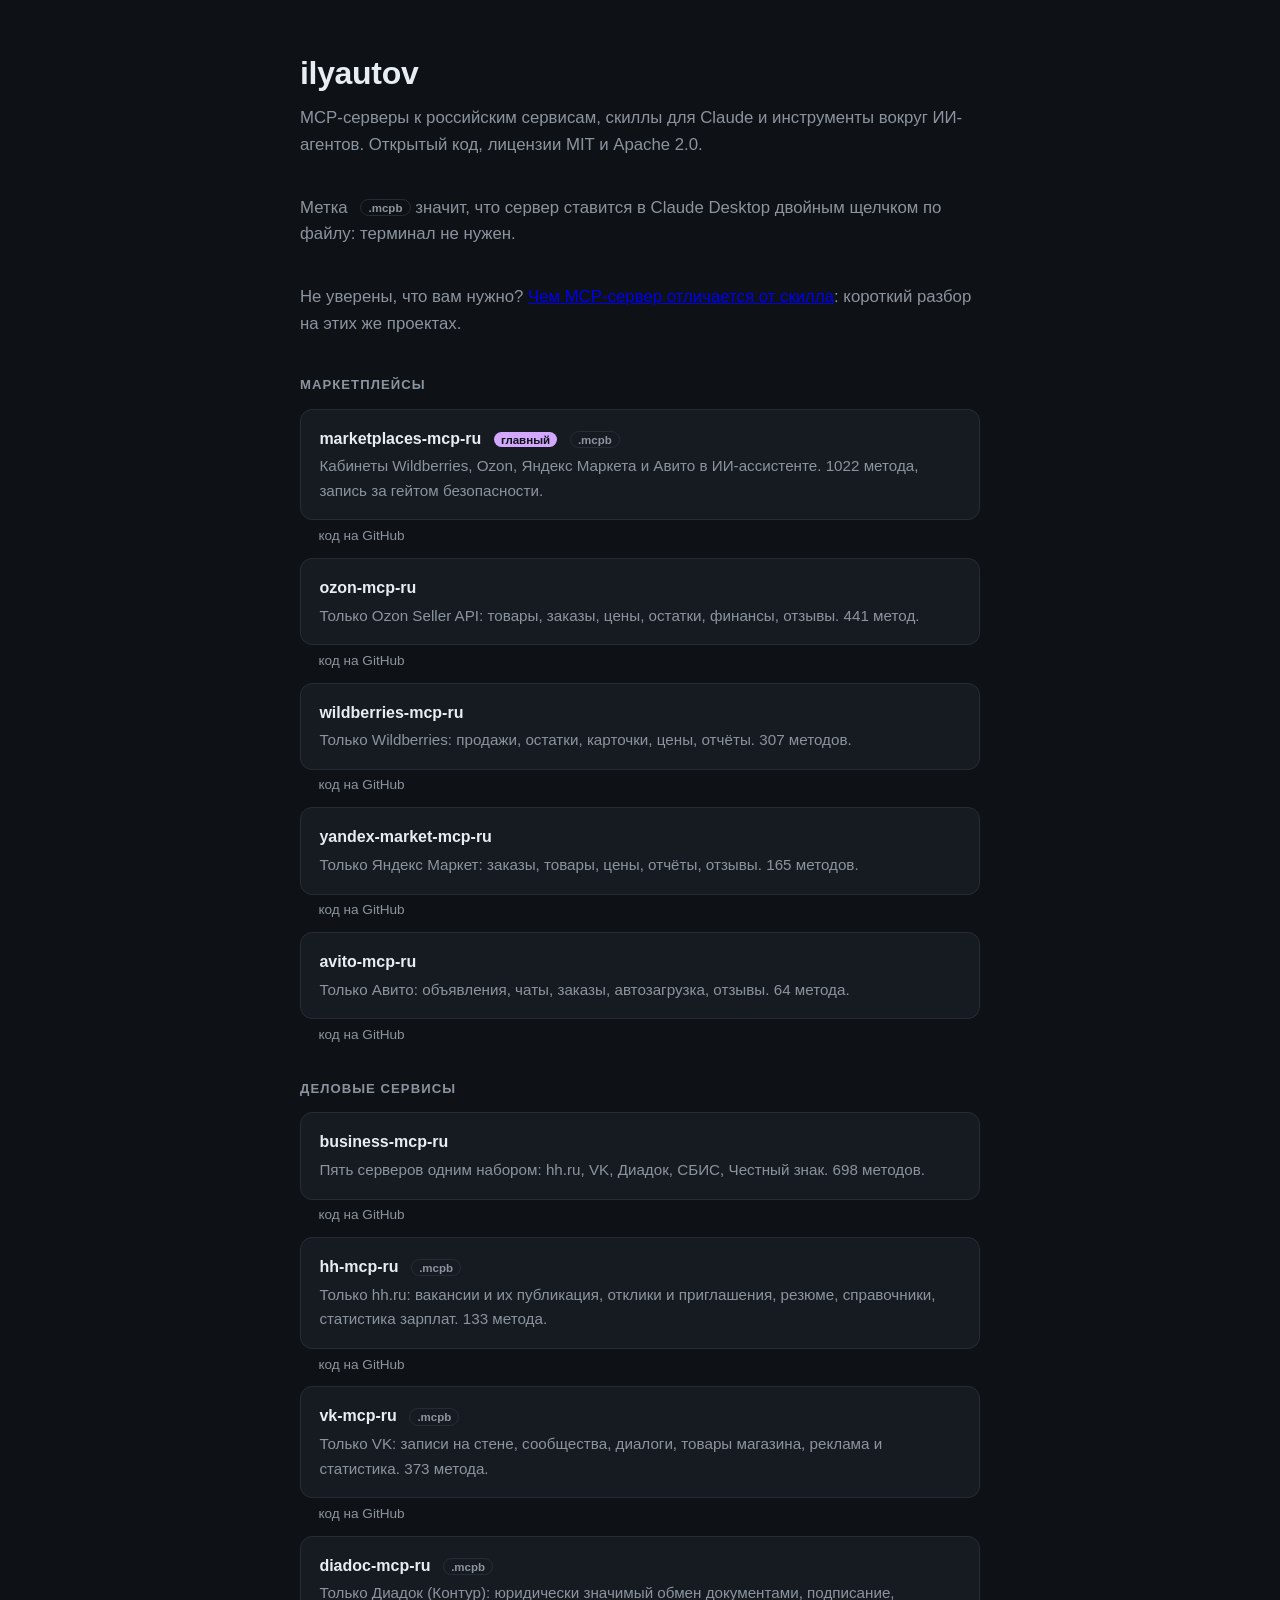
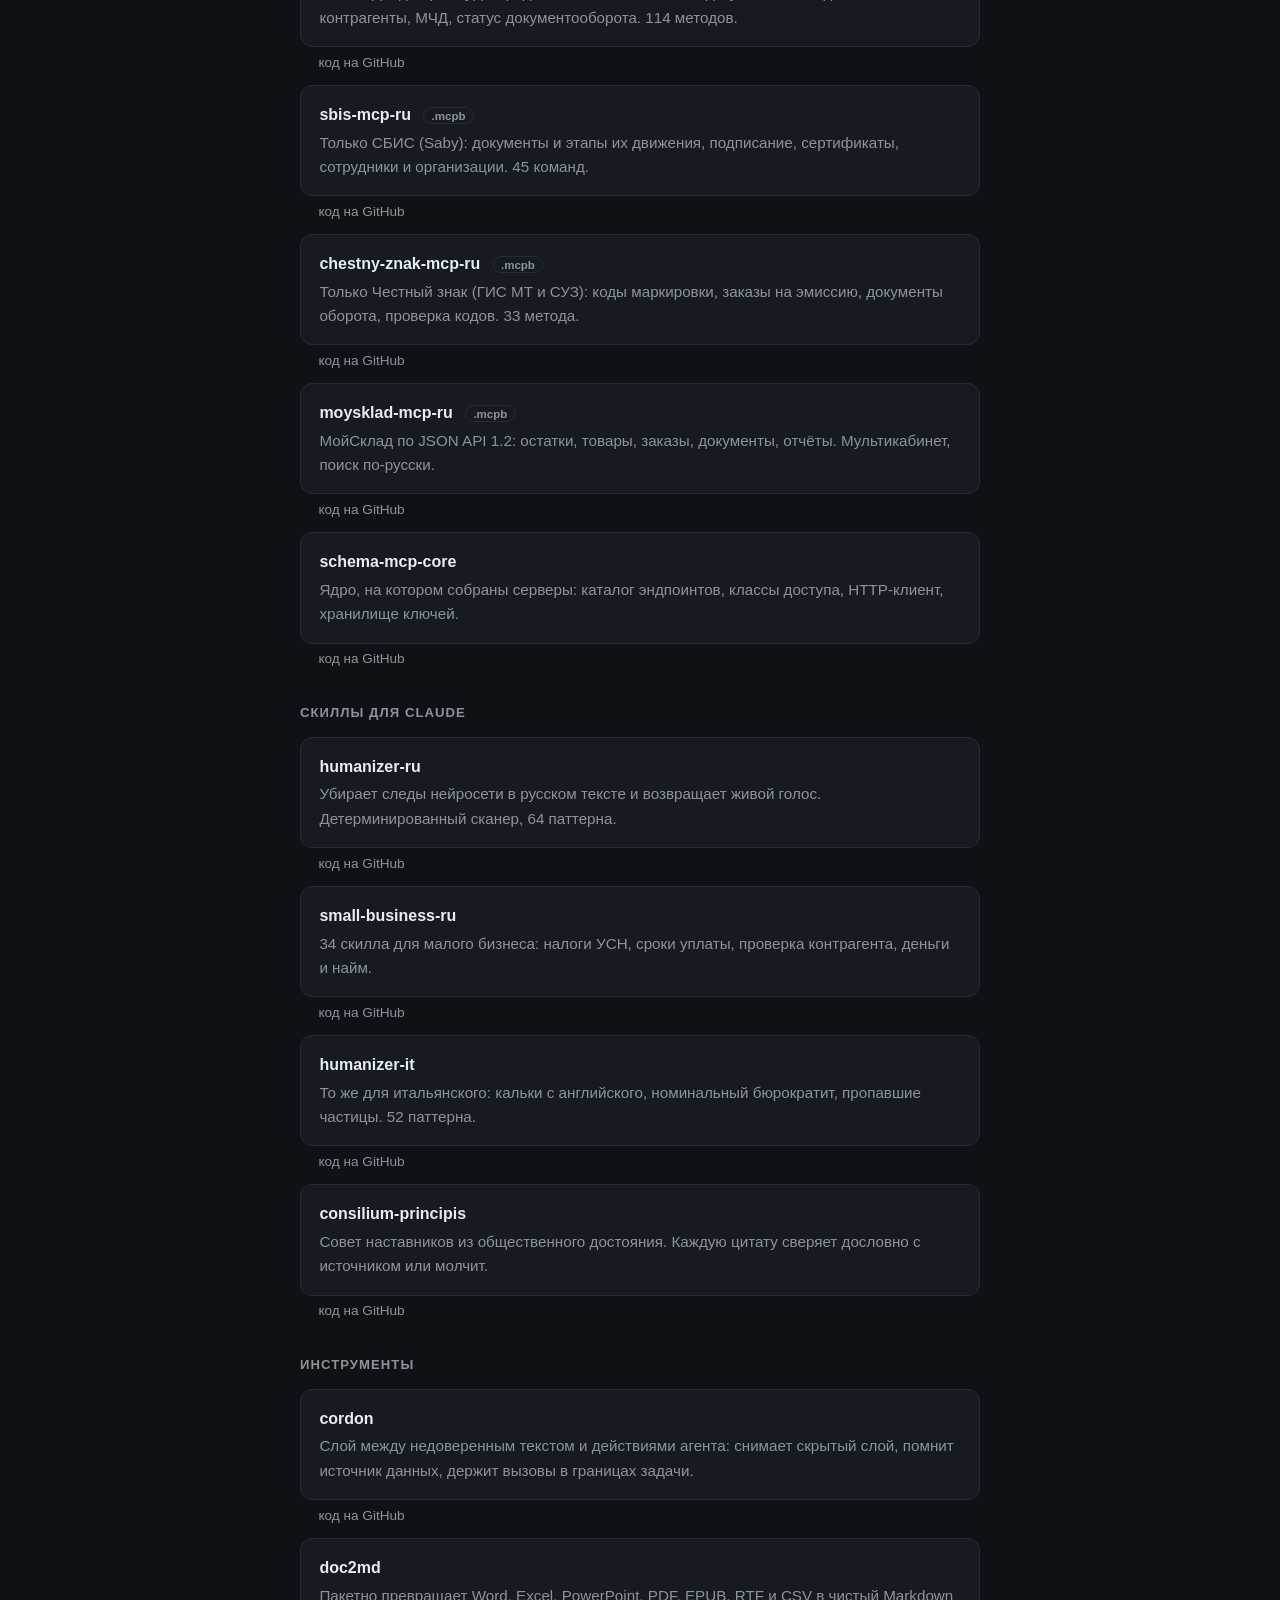
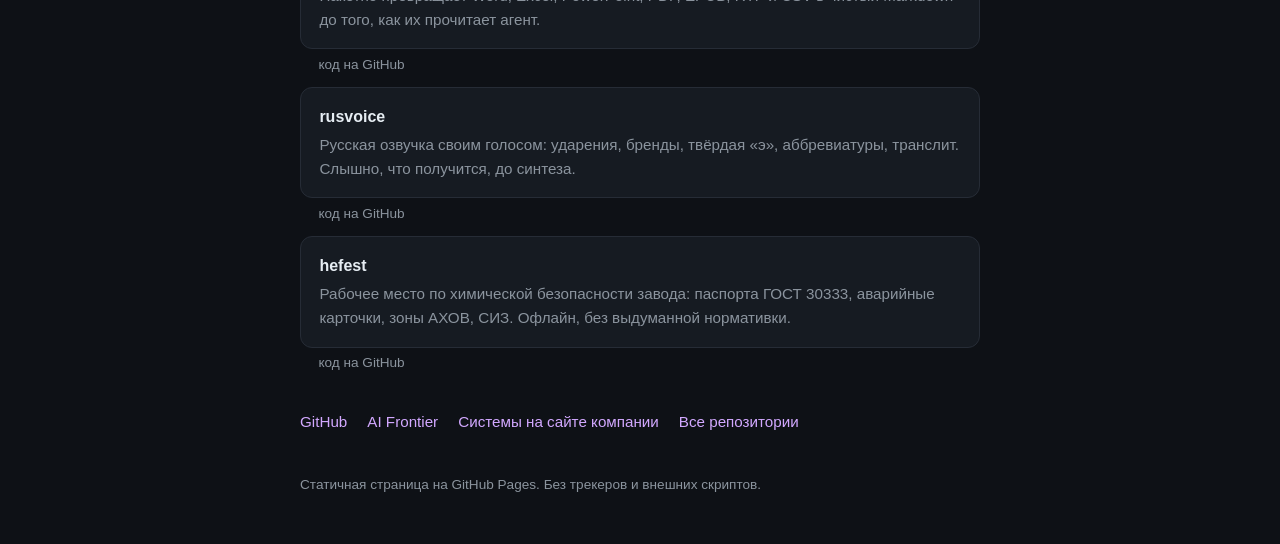
<file: index.html>
<!DOCTYPE html>
<html lang="ru">
<head>
<meta charset="utf-8">
<meta name="viewport" content="width=device-width, initial-scale=1">
<meta name="yandex-verification" content="8b5a363ff4a5d00d">
<title>ilyautov: open-source инструменты для ИИ-агентов</title>
<meta name="description" content="MCP-серверы к российским сервисам (Wildberries, Ozon, Яндекс Маркет, Авито, hh.ru, VK, Диадок, СБИС, Честный знак, МойСклад), скиллы для Claude и инструменты вокруг агентов. Открытый код, лицензии MIT и Apache 2.0.">
<link rel="canonical" href="https://ilyautov.github.io/">
<meta property="og:type" content="website">
<meta property="og:title" content="ilyautov: open-source инструменты для ИИ-агентов">
<meta property="og:description" content="MCP-серверы к российским сервисам, скиллы для Claude и инструменты вокруг агентов. Открытый код, лицензии MIT и Apache 2.0.">
<meta property="og:url" content="https://ilyautov.github.io/">
<meta property="og:locale" content="ru_RU">
<style>
  :root {
    --bg: #0e1116;
    --card: #161b22;
    --border: #262c36;
    --text: #e6edf3;
    --muted: #8b949e;
    --accent: #d2a8ff;
    --accent-hover: #e6ccff;
  }
  * { box-sizing: border-box; }
  body {
    margin: 0;
    min-height: 100vh;
    display: flex;
    align-items: flex-start;
    justify-content: center;
    padding: 3rem 1.25rem;
    background: var(--bg);
    color: var(--text);
    font: 16px/1.6 -apple-system, BlinkMacSystemFont, "Segoe UI", Roboto, Helvetica, Arial, sans-serif;
  }
  main { width: 100%; max-width: 680px; }
  .name { font-size: 2rem; font-weight: 700; margin: 0 0 .35rem; letter-spacing: -.01em; }
  .tagline { color: var(--muted); margin: 0 0 2.25rem; font-size: 1.05rem; }
  h2 {
    font-size: .82rem; font-weight: 600; text-transform: uppercase; letter-spacing: .08em;
    color: var(--muted); margin: 2rem 0 .85rem;
  }
  h2:first-of-type { margin-top: 0; }
  .projects { display: grid; gap: .7rem; }
  a.card {
    display: block;
    padding: 1rem 1.15rem;
    background: var(--card);
    border: 1px solid var(--border);
    border-radius: 12px;
    color: var(--text);
    text-decoration: none;
    transition: border-color .15s ease, transform .15s ease;
  }
  a.card:hover { border-color: var(--accent); transform: translateY(-2px); }
  .card .t { font-weight: 650; margin-bottom: .2rem; }
  .card .t .featured {
    font-size: .72rem; font-weight: 600; color: var(--bg); background: var(--accent);
    padding: .1rem .45rem; border-radius: 999px; margin-left: .5rem; vertical-align: middle;
  }
  .oneclick {
    font-size: .72rem; font-weight: 600; color: var(--muted);
    border: 1px solid var(--border); padding: .1rem .45rem;
    border-radius: 999px; margin-left: .5rem; vertical-align: middle;
  }
  .card .d { color: var(--muted); font-size: .95rem; }
  .item { display: grid; gap: .3rem; }
  .src { font-size: .85rem; padding-left: 1.15rem; }
  .src a { color: var(--muted); text-decoration: none; }
  .src a:hover { color: var(--accent); text-decoration: underline; }
  .links { display: flex; gap: 1.25rem; flex-wrap: wrap; font-size: .95rem; margin-top: 2.25rem; }
  .links a { color: var(--accent); text-decoration: none; }
  .links a:hover { color: var(--accent-hover); text-decoration: underline; }
  footer { margin-top: 2.5rem; color: var(--muted); font-size: .85rem; }
</style>
<script type="application/ld+json">
{
  "@context": "https://schema.org",
  "@type": "ItemList",
  "name": "Открытые инструменты для ИИ-агентов",
  "url": "https://ilyautov.github.io/",
  "numberOfItems": 21,
  "itemListElement": [
    {
      "@type": "ListItem",
      "position": 1,
      "item": {
        "@type": "SoftwareApplication",
        "name": "marketplaces-mcp-ru",
        "description": "Кабинеты Wildberries, Ozon, Яндекс Маркета и Авито в ИИ-ассистенте. 1022 метода, запись за гейтом безопасности.",
        "url": "https://marketplaces-mcp-ru.aifrontier.tech/",
        "codeRepository": "https://github.com/ilyautov/marketplaces-mcp-ru",
        "applicationCategory": "DeveloperApplication",
        "operatingSystem": "macOS, Linux, Windows",
        "license": "https://opensource.org/licenses/MIT",
        "author": {
          "@type": "Person",
          "name": "Ilya Utov",
          "url": "https://github.com/ilyautov"
        },
        "offers": {
          "@type": "Offer",
          "price": "0",
          "priceCurrency": "USD"
        }
      }
    },
    {
      "@type": "ListItem",
      "position": 2,
      "item": {
        "@type": "SoftwareApplication",
        "name": "ozon-mcp-ru",
        "description": "Только Ozon Seller API: товары, заказы, цены, остатки, финансы, отзывы. 441 метод.",
        "url": "https://marketplaces-mcp-ru.aifrontier.tech/ozon-api.html",
        "codeRepository": "https://github.com/ilyautov/ozon-mcp-ru",
        "applicationCategory": "DeveloperApplication",
        "operatingSystem": "macOS, Linux, Windows",
        "license": "https://opensource.org/licenses/MIT",
        "author": {
          "@type": "Person",
          "name": "Ilya Utov",
          "url": "https://github.com/ilyautov"
        },
        "offers": {
          "@type": "Offer",
          "price": "0",
          "priceCurrency": "USD"
        }
      }
    },
    {
      "@type": "ListItem",
      "position": 3,
      "item": {
        "@type": "SoftwareApplication",
        "name": "wildberries-mcp-ru",
        "description": "Только Wildberries: продажи, остатки, карточки, цены, отчёты. 307 методов.",
        "url": "https://marketplaces-mcp-ru.aifrontier.tech/wildberries-api.html",
        "codeRepository": "https://github.com/ilyautov/wildberries-mcp-ru",
        "applicationCategory": "DeveloperApplication",
        "operatingSystem": "macOS, Linux, Windows",
        "license": "https://opensource.org/licenses/MIT",
        "author": {
          "@type": "Person",
          "name": "Ilya Utov",
          "url": "https://github.com/ilyautov"
        },
        "offers": {
          "@type": "Offer",
          "price": "0",
          "priceCurrency": "USD"
        }
      }
    },
    {
      "@type": "ListItem",
      "position": 4,
      "item": {
        "@type": "SoftwareApplication",
        "name": "yandex-market-mcp-ru",
        "description": "Только Яндекс Маркет: заказы, товары, цены, отчёты, отзывы. 165 методов.",
        "url": "https://marketplaces-mcp-ru.aifrontier.tech/yandex-market-api.html",
        "codeRepository": "https://github.com/ilyautov/yandex-market-mcp-ru",
        "applicationCategory": "DeveloperApplication",
        "operatingSystem": "macOS, Linux, Windows",
        "license": "https://opensource.org/licenses/MIT",
        "author": {
          "@type": "Person",
          "name": "Ilya Utov",
          "url": "https://github.com/ilyautov"
        },
        "offers": {
          "@type": "Offer",
          "price": "0",
          "priceCurrency": "USD"
        }
      }
    },
    {
      "@type": "ListItem",
      "position": 5,
      "item": {
        "@type": "SoftwareApplication",
        "name": "avito-mcp-ru",
        "description": "Только Авито: объявления, чаты, заказы, автозагрузка, отзывы. 64 метода.",
        "url": "https://marketplaces-mcp-ru.aifrontier.tech/avito-api.html",
        "codeRepository": "https://github.com/ilyautov/avito-mcp-ru",
        "applicationCategory": "DeveloperApplication",
        "operatingSystem": "macOS, Linux, Windows",
        "license": "https://opensource.org/licenses/MIT",
        "author": {
          "@type": "Person",
          "name": "Ilya Utov",
          "url": "https://github.com/ilyautov"
        },
        "offers": {
          "@type": "Offer",
          "price": "0",
          "priceCurrency": "USD"
        }
      }
    },
    {
      "@type": "ListItem",
      "position": 6,
      "item": {
        "@type": "SoftwareApplication",
        "name": "business-mcp-ru",
        "description": "Пять серверов одним набором: hh.ru, VK, Диадок, СБИС, Честный знак. 698 методов.",
        "url": "https://business-mcp-ru.aifrontier.tech/",
        "codeRepository": "https://github.com/ilyautov/business-mcp-ru",
        "applicationCategory": "DeveloperApplication",
        "operatingSystem": "macOS, Linux, Windows",
        "license": "https://opensource.org/licenses/MIT",
        "author": {
          "@type": "Person",
          "name": "Ilya Utov",
          "url": "https://github.com/ilyautov"
        },
        "offers": {
          "@type": "Offer",
          "price": "0",
          "priceCurrency": "USD"
        }
      }
    },
    {
      "@type": "ListItem",
      "position": 7,
      "item": {
        "@type": "SoftwareApplication",
        "name": "hh-mcp-ru",
        "description": "Только hh.ru: вакансии и их публикация, отклики и приглашения, резюме, справочники, статистика зарплат. 133 метода.",
        "url": "https://business-mcp-ru.aifrontier.tech/hh-api.html",
        "codeRepository": "https://github.com/ilyautov/hh-mcp-ru",
        "applicationCategory": "DeveloperApplication",
        "operatingSystem": "macOS, Linux, Windows",
        "license": "https://opensource.org/licenses/MIT",
        "author": {
          "@type": "Person",
          "name": "Ilya Utov",
          "url": "https://github.com/ilyautov"
        },
        "offers": {
          "@type": "Offer",
          "price": "0",
          "priceCurrency": "USD"
        }
      }
    },
    {
      "@type": "ListItem",
      "position": 8,
      "item": {
        "@type": "SoftwareApplication",
        "name": "vk-mcp-ru",
        "description": "Только VK: записи на стене, сообщества, диалоги, товары магазина, реклама и статистика. 373 метода.",
        "url": "https://business-mcp-ru.aifrontier.tech/vk-api.html",
        "codeRepository": "https://github.com/ilyautov/vk-mcp-ru",
        "applicationCategory": "DeveloperApplication",
        "operatingSystem": "macOS, Linux, Windows",
        "license": "https://opensource.org/licenses/MIT",
        "author": {
          "@type": "Person",
          "name": "Ilya Utov",
          "url": "https://github.com/ilyautov"
        },
        "offers": {
          "@type": "Offer",
          "price": "0",
          "priceCurrency": "USD"
        }
      }
    },
    {
      "@type": "ListItem",
      "position": 9,
      "item": {
        "@type": "SoftwareApplication",
        "name": "diadoc-mcp-ru",
        "description": "Только Диадок (Контур): юридически значимый обмен документами, подписание, контрагенты, МЧД, статус документооборота. 114 методов.",
        "url": "https://business-mcp-ru.aifrontier.tech/diadoc-api.html",
        "codeRepository": "https://github.com/ilyautov/diadoc-mcp-ru",
        "applicationCategory": "DeveloperApplication",
        "operatingSystem": "macOS, Linux, Windows",
        "license": "https://opensource.org/licenses/MIT",
        "author": {
          "@type": "Person",
          "name": "Ilya Utov",
          "url": "https://github.com/ilyautov"
        },
        "offers": {
          "@type": "Offer",
          "price": "0",
          "priceCurrency": "USD"
        }
      }
    },
    {
      "@type": "ListItem",
      "position": 10,
      "item": {
        "@type": "SoftwareApplication",
        "name": "sbis-mcp-ru",
        "description": "Только СБИС (Saby): документы и этапы их движения, подписание, сертификаты, сотрудники и организации. 45 команд.",
        "url": "https://business-mcp-ru.aifrontier.tech/sbis-api.html",
        "codeRepository": "https://github.com/ilyautov/sbis-mcp-ru",
        "applicationCategory": "DeveloperApplication",
        "operatingSystem": "macOS, Linux, Windows",
        "license": "https://opensource.org/licenses/MIT",
        "author": {
          "@type": "Person",
          "name": "Ilya Utov",
          "url": "https://github.com/ilyautov"
        },
        "offers": {
          "@type": "Offer",
          "price": "0",
          "priceCurrency": "USD"
        }
      }
    },
    {
      "@type": "ListItem",
      "position": 11,
      "item": {
        "@type": "SoftwareApplication",
        "name": "chestny-znak-mcp-ru",
        "description": "Только Честный знак (ГИС МТ и СУЗ): коды маркировки, заказы на эмиссию, документы оборота, проверка кодов. 33 метода.",
        "url": "https://business-mcp-ru.aifrontier.tech/chestny-znak-api.html",
        "codeRepository": "https://github.com/ilyautov/chestny-znak-mcp-ru",
        "applicationCategory": "DeveloperApplication",
        "operatingSystem": "macOS, Linux, Windows",
        "license": "https://opensource.org/licenses/MIT",
        "author": {
          "@type": "Person",
          "name": "Ilya Utov",
          "url": "https://github.com/ilyautov"
        },
        "offers": {
          "@type": "Offer",
          "price": "0",
          "priceCurrency": "USD"
        }
      }
    },
    {
      "@type": "ListItem",
      "position": 12,
      "item": {
        "@type": "SoftwareApplication",
        "name": "moysklad-mcp-ru",
        "description": "МойСклад по JSON API 1.2: остатки, товары, заказы, документы, отчёты. Мультикабинет, поиск по-русски.",
        "url": "https://moysklad-mcp-ru.aifrontier.tech/",
        "codeRepository": "https://github.com/ilyautov/moysklad-mcp-ru",
        "applicationCategory": "DeveloperApplication",
        "operatingSystem": "macOS, Linux, Windows",
        "license": "https://opensource.org/licenses/MIT",
        "author": {
          "@type": "Person",
          "name": "Ilya Utov",
          "url": "https://github.com/ilyautov"
        },
        "offers": {
          "@type": "Offer",
          "price": "0",
          "priceCurrency": "USD"
        }
      }
    },
    {
      "@type": "ListItem",
      "position": 13,
      "item": {
        "@type": "SoftwareApplication",
        "name": "schema-mcp-core",
        "description": "Ядро, на котором собраны серверы: каталог эндпоинтов, классы доступа, HTTP-клиент, хранилище ключей.",
        "url": "https://ilyautov.github.io/schema-mcp-core/",
        "codeRepository": "https://github.com/ilyautov/schema-mcp-core",
        "applicationCategory": "DeveloperApplication",
        "operatingSystem": "macOS, Linux, Windows",
        "license": "https://opensource.org/licenses/MIT",
        "author": {
          "@type": "Person",
          "name": "Ilya Utov",
          "url": "https://github.com/ilyautov"
        },
        "offers": {
          "@type": "Offer",
          "price": "0",
          "priceCurrency": "USD"
        }
      }
    },
    {
      "@type": "ListItem",
      "position": 14,
      "item": {
        "@type": "SoftwareApplication",
        "name": "humanizer-ru",
        "description": "Убирает следы нейросети в русском тексте и возвращает живой голос. Детерминированный сканер, 64 паттерна.",
        "url": "https://humanizer-ru.aifrontier.tech/",
        "codeRepository": "https://github.com/ilyautov/humanizer-ru",
        "applicationCategory": "DeveloperApplication",
        "operatingSystem": "macOS, Linux, Windows",
        "license": "https://opensource.org/licenses/MIT",
        "author": {
          "@type": "Person",
          "name": "Ilya Utov",
          "url": "https://github.com/ilyautov"
        },
        "offers": {
          "@type": "Offer",
          "price": "0",
          "priceCurrency": "USD"
        }
      }
    },
    {
      "@type": "ListItem",
      "position": 15,
      "item": {
        "@type": "SoftwareApplication",
        "name": "small-business-ru",
        "description": "34 скилла для малого бизнеса: налоги УСН, сроки уплаты, проверка контрагента, деньги и найм.",
        "url": "https://small-business-ru.aifrontier.tech/",
        "codeRepository": "https://github.com/ilyautov/small-business-ru",
        "applicationCategory": "DeveloperApplication",
        "operatingSystem": "macOS, Linux, Windows",
        "license": "https://www.apache.org/licenses/LICENSE-2.0",
        "author": {
          "@type": "Person",
          "name": "Ilya Utov",
          "url": "https://github.com/ilyautov"
        },
        "offers": {
          "@type": "Offer",
          "price": "0",
          "priceCurrency": "USD"
        }
      }
    },
    {
      "@type": "ListItem",
      "position": 16,
      "item": {
        "@type": "SoftwareApplication",
        "name": "humanizer-it",
        "description": "То же для итальянского: кальки с английского, номинальный бюрократит, пропавшие частицы. 52 паттерна.",
        "url": "https://ilyautov.github.io/humanizer-it/",
        "codeRepository": "https://github.com/ilyautov/humanizer-it",
        "applicationCategory": "DeveloperApplication",
        "operatingSystem": "macOS, Linux, Windows",
        "license": "https://opensource.org/licenses/MIT",
        "author": {
          "@type": "Person",
          "name": "Ilya Utov",
          "url": "https://github.com/ilyautov"
        },
        "offers": {
          "@type": "Offer",
          "price": "0",
          "priceCurrency": "USD"
        }
      }
    },
    {
      "@type": "ListItem",
      "position": 17,
      "item": {
        "@type": "SoftwareApplication",
        "name": "consilium-principis",
        "description": "Совет наставников из общественного достояния. Каждую цитату сверяет дословно с источником или молчит.",
        "url": "https://aifrontier.tech/sistemy/consilium-principis/",
        "codeRepository": "https://github.com/ilyautov/consilium-principis",
        "applicationCategory": "DeveloperApplication",
        "operatingSystem": "macOS, Linux, Windows",
        "license": "https://opensource.org/licenses/MIT",
        "author": {
          "@type": "Person",
          "name": "Ilya Utov",
          "url": "https://github.com/ilyautov"
        },
        "offers": {
          "@type": "Offer",
          "price": "0",
          "priceCurrency": "USD"
        }
      }
    },
    {
      "@type": "ListItem",
      "position": 18,
      "item": {
        "@type": "SoftwareApplication",
        "name": "cordon",
        "description": "Слой между недоверенным текстом и действиями агента: снимает скрытый слой, помнит источник данных, держит вызовы в границах задачи.",
        "url": "https://aifrontier.tech/sistemy/cordon/",
        "codeRepository": "https://github.com/ilyautov/cordon",
        "applicationCategory": "DeveloperApplication",
        "operatingSystem": "macOS, Linux, Windows",
        "license": "https://opensource.org/licenses/MIT",
        "author": {
          "@type": "Person",
          "name": "Ilya Utov",
          "url": "https://github.com/ilyautov"
        },
        "offers": {
          "@type": "Offer",
          "price": "0",
          "priceCurrency": "USD"
        }
      }
    },
    {
      "@type": "ListItem",
      "position": 19,
      "item": {
        "@type": "SoftwareApplication",
        "name": "doc2md",
        "description": "Пакетно превращает Word, Excel, PowerPoint, PDF, EPUB, RTF и CSV в чистый Markdown до того, как их прочитает агент.",
        "url": "https://ilyautov.github.io/doc2md/",
        "codeRepository": "https://github.com/ilyautov/doc2md",
        "applicationCategory": "DeveloperApplication",
        "operatingSystem": "macOS, Linux, Windows",
        "license": "https://opensource.org/licenses/MIT",
        "author": {
          "@type": "Person",
          "name": "Ilya Utov",
          "url": "https://github.com/ilyautov"
        },
        "offers": {
          "@type": "Offer",
          "price": "0",
          "priceCurrency": "USD"
        }
      }
    },
    {
      "@type": "ListItem",
      "position": 20,
      "item": {
        "@type": "SoftwareApplication",
        "name": "rusvoice",
        "description": "Русская озвучка своим голосом: ударения, бренды, твёрдая «э», аббревиатуры, транслит. Слышно, что получится, до синтеза.",
        "url": "https://ilyautov.github.io/rusvoice/",
        "codeRepository": "https://github.com/ilyautov/rusvoice",
        "applicationCategory": "DeveloperApplication",
        "operatingSystem": "macOS, Linux, Windows",
        "license": "https://www.apache.org/licenses/LICENSE-2.0",
        "author": {
          "@type": "Person",
          "name": "Ilya Utov",
          "url": "https://github.com/ilyautov"
        },
        "offers": {
          "@type": "Offer",
          "price": "0",
          "priceCurrency": "USD"
        }
      }
    },
    {
      "@type": "ListItem",
      "position": 21,
      "item": {
        "@type": "SoftwareApplication",
        "name": "hefest",
        "description": "Рабочее место по химической безопасности завода: паспорта ГОСТ 30333, аварийные карточки, зоны АХОВ, СИЗ. Офлайн, без выдуманной нормативки.",
        "url": "https://aifrontier.tech/sistemy/hefest/",
        "codeRepository": "https://github.com/ilyautov/hefest",
        "applicationCategory": "DeveloperApplication",
        "operatingSystem": "macOS, Linux, Windows",
        "license": "https://opensource.org/licenses/MIT",
        "author": {
          "@type": "Person",
          "name": "Ilya Utov",
          "url": "https://github.com/ilyautov"
        },
        "offers": {
          "@type": "Offer",
          "price": "0",
          "priceCurrency": "USD"
        }
      }
    }
  ]
}
</script>
</head>
<body>
<main>
  <h1 class="name">ilyautov</h1>
  <p class="tagline">MCP-серверы к российским сервисам, скиллы для Claude и инструменты вокруг ИИ-агентов. Открытый код, лицензии MIT и Apache 2.0.</p>
  <p class="tagline">Метка <span class="oneclick">.mcpb</span> значит, что сервер ставится в Claude Desktop двойным щелчком по файлу: терминал не нужен.</p>
  <p class="tagline">Не уверены, что вам нужно? <a href="/mcp-i-skilly/">Чем MCP-сервер отличается от скилла</a>: короткий разбор на этих же проектах.</p>

  <h2>Маркетплейсы</h2>
  <div class="projects">
    <div class="item">
      <a class="card" href="https://marketplaces-mcp-ru.aifrontier.tech/">
        <div class="t">marketplaces-mcp-ru <span class="featured">главный</span> <span class="oneclick" title="ставится двойным щелчком, без терминала">.mcpb</span></div>
        <div class="d">Кабинеты Wildberries, Ozon, Яндекс Маркета и Авито в ИИ-ассистенте. 1022 метода, запись за гейтом безопасности.</div>
      </a>
      <div class="src"><a href="https://github.com/ilyautov/marketplaces-mcp-ru">код на GitHub</a></div>
    </div>
    <div class="item">
      <a class="card" href="https://marketplaces-mcp-ru.aifrontier.tech/ozon-api.html">
        <div class="t">ozon-mcp-ru</div>
        <div class="d">Только Ozon Seller API: товары, заказы, цены, остатки, финансы, отзывы. 441 метод.</div>
      </a>
      <div class="src"><a href="https://github.com/ilyautov/ozon-mcp-ru">код на GitHub</a></div>
    </div>
    <div class="item">
      <a class="card" href="https://marketplaces-mcp-ru.aifrontier.tech/wildberries-api.html">
        <div class="t">wildberries-mcp-ru</div>
        <div class="d">Только Wildberries: продажи, остатки, карточки, цены, отчёты. 307 методов.</div>
      </a>
      <div class="src"><a href="https://github.com/ilyautov/wildberries-mcp-ru">код на GitHub</a></div>
    </div>
    <div class="item">
      <a class="card" href="https://marketplaces-mcp-ru.aifrontier.tech/yandex-market-api.html">
        <div class="t">yandex-market-mcp-ru</div>
        <div class="d">Только Яндекс Маркет: заказы, товары, цены, отчёты, отзывы. 165 методов.</div>
      </a>
      <div class="src"><a href="https://github.com/ilyautov/yandex-market-mcp-ru">код на GitHub</a></div>
    </div>
    <div class="item">
      <a class="card" href="https://marketplaces-mcp-ru.aifrontier.tech/avito-api.html">
        <div class="t">avito-mcp-ru</div>
        <div class="d">Только Авито: объявления, чаты, заказы, автозагрузка, отзывы. 64 метода.</div>
      </a>
      <div class="src"><a href="https://github.com/ilyautov/avito-mcp-ru">код на GitHub</a></div>
    </div>
  </div>

  <h2>Деловые сервисы</h2>
  <div class="projects">
    <div class="item">
      <a class="card" href="https://business-mcp-ru.aifrontier.tech/">
        <div class="t">business-mcp-ru</div>
        <div class="d">Пять серверов одним набором: hh.ru, VK, Диадок, СБИС, Честный знак. 698 методов.</div>
      </a>
      <div class="src"><a href="https://github.com/ilyautov/business-mcp-ru">код на GitHub</a></div>
    </div>
    <div class="item">
      <a class="card" href="https://business-mcp-ru.aifrontier.tech/hh-api.html">
        <div class="t">hh-mcp-ru <span class="oneclick" title="ставится двойным щелчком, без терминала">.mcpb</span></div>
        <div class="d">Только hh.ru: вакансии и их публикация, отклики и приглашения, резюме, справочники, статистика зарплат. 133 метода.</div>
      </a>
      <div class="src"><a href="https://github.com/ilyautov/hh-mcp-ru">код на GitHub</a></div>
    </div>
    <div class="item">
      <a class="card" href="https://business-mcp-ru.aifrontier.tech/vk-api.html">
        <div class="t">vk-mcp-ru <span class="oneclick" title="ставится двойным щелчком, без терминала">.mcpb</span></div>
        <div class="d">Только VK: записи на стене, сообщества, диалоги, товары магазина, реклама и статистика. 373 метода.</div>
      </a>
      <div class="src"><a href="https://github.com/ilyautov/vk-mcp-ru">код на GitHub</a></div>
    </div>
    <div class="item">
      <a class="card" href="https://business-mcp-ru.aifrontier.tech/diadoc-api.html">
        <div class="t">diadoc-mcp-ru <span class="oneclick" title="ставится двойным щелчком, без терминала">.mcpb</span></div>
        <div class="d">Только Диадок (Контур): юридически значимый обмен документами, подписание, контрагенты, МЧД, статус документооборота. 114 методов.</div>
      </a>
      <div class="src"><a href="https://github.com/ilyautov/diadoc-mcp-ru">код на GitHub</a></div>
    </div>
    <div class="item">
      <a class="card" href="https://business-mcp-ru.aifrontier.tech/sbis-api.html">
        <div class="t">sbis-mcp-ru <span class="oneclick" title="ставится двойным щелчком, без терминала">.mcpb</span></div>
        <div class="d">Только СБИС (Saby): документы и этапы их движения, подписание, сертификаты, сотрудники и организации. 45 команд.</div>
      </a>
      <div class="src"><a href="https://github.com/ilyautov/sbis-mcp-ru">код на GitHub</a></div>
    </div>
    <div class="item">
      <a class="card" href="https://business-mcp-ru.aifrontier.tech/chestny-znak-api.html">
        <div class="t">chestny-znak-mcp-ru <span class="oneclick" title="ставится двойным щелчком, без терминала">.mcpb</span></div>
        <div class="d">Только Честный знак (ГИС МТ и СУЗ): коды маркировки, заказы на эмиссию, документы оборота, проверка кодов. 33 метода.</div>
      </a>
      <div class="src"><a href="https://github.com/ilyautov/chestny-znak-mcp-ru">код на GitHub</a></div>
    </div>
    <div class="item">
      <a class="card" href="https://moysklad-mcp-ru.aifrontier.tech/">
        <div class="t">moysklad-mcp-ru <span class="oneclick" title="ставится двойным щелчком, без терминала">.mcpb</span></div>
        <div class="d">МойСклад по JSON API 1.2: остатки, товары, заказы, документы, отчёты. Мультикабинет, поиск по-русски.</div>
      </a>
      <div class="src"><a href="https://github.com/ilyautov/moysklad-mcp-ru">код на GitHub</a></div>
    </div>
    <div class="item">
      <a class="card" href="https://ilyautov.github.io/schema-mcp-core/">
        <div class="t">schema-mcp-core</div>
        <div class="d">Ядро, на котором собраны серверы: каталог эндпоинтов, классы доступа, HTTP-клиент, хранилище ключей.</div>
      </a>
      <div class="src"><a href="https://github.com/ilyautov/schema-mcp-core">код на GitHub</a></div>
    </div>
  </div>

  <h2>Скиллы для Claude</h2>
  <div class="projects">
    <div class="item">
      <a class="card" href="https://humanizer-ru.aifrontier.tech/">
        <div class="t">humanizer-ru</div>
        <div class="d">Убирает следы нейросети в русском тексте и возвращает живой голос. Детерминированный сканер, 64 паттерна.</div>
      </a>
      <div class="src"><a href="https://github.com/ilyautov/humanizer-ru">код на GitHub</a></div>
    </div>
    <div class="item">
      <a class="card" href="https://small-business-ru.aifrontier.tech/">
        <div class="t">small-business-ru</div>
        <div class="d">34 скилла для малого бизнеса: налоги УСН, сроки уплаты, проверка контрагента, деньги и найм.</div>
      </a>
      <div class="src"><a href="https://github.com/ilyautov/small-business-ru">код на GitHub</a></div>
    </div>
    <div class="item">
      <a class="card" href="https://ilyautov.github.io/humanizer-it/">
        <div class="t">humanizer-it</div>
        <div class="d">То же для итальянского: кальки с английского, номинальный бюрократит, пропавшие частицы. 52 паттерна.</div>
      </a>
      <div class="src"><a href="https://github.com/ilyautov/humanizer-it">код на GitHub</a></div>
    </div>
    <div class="item">
      <a class="card" href="https://aifrontier.tech/sistemy/consilium-principis/">
        <div class="t">consilium-principis</div>
        <div class="d">Совет наставников из общественного достояния. Каждую цитату сверяет дословно с источником или молчит.</div>
      </a>
      <div class="src"><a href="https://github.com/ilyautov/consilium-principis">код на GitHub</a></div>
    </div>
  </div>

  <h2>Инструменты</h2>
  <div class="projects">
    <div class="item">
      <a class="card" href="https://aifrontier.tech/sistemy/cordon/">
        <div class="t">cordon</div>
        <div class="d">Слой между недоверенным текстом и действиями агента: снимает скрытый слой, помнит источник данных, держит вызовы в границах задачи.</div>
      </a>
      <div class="src"><a href="https://github.com/ilyautov/cordon">код на GitHub</a></div>
    </div>
    <div class="item">
      <a class="card" href="https://ilyautov.github.io/doc2md/">
        <div class="t">doc2md</div>
        <div class="d">Пакетно превращает Word, Excel, PowerPoint, PDF, EPUB, RTF и CSV в чистый Markdown до того, как их прочитает агент.</div>
      </a>
      <div class="src"><a href="https://github.com/ilyautov/doc2md">код на GitHub</a></div>
    </div>
    <div class="item">
      <a class="card" href="https://ilyautov.github.io/rusvoice/">
        <div class="t">rusvoice</div>
        <div class="d">Русская озвучка своим голосом: ударения, бренды, твёрдая «э», аббревиатуры, транслит. Слышно, что получится, до синтеза.</div>
      </a>
      <div class="src"><a href="https://github.com/ilyautov/rusvoice">код на GitHub</a></div>
    </div>
    <div class="item">
      <a class="card" href="https://aifrontier.tech/sistemy/hefest/">
        <div class="t">hefest</div>
        <div class="d">Рабочее место по химической безопасности завода: паспорта ГОСТ 30333, аварийные карточки, зоны АХОВ, СИЗ. Офлайн, без выдуманной нормативки.</div>
      </a>
      <div class="src"><a href="https://github.com/ilyautov/hefest">код на GitHub</a></div>
    </div>
  </div>

  <div class="links">
    <a href="https://github.com/ilyautov">GitHub</a>
    <a href="https://aifrontier.tech/">AI Frontier</a>
    <a href="https://aifrontier.tech/sistemy/">Системы на сайте компании</a>
    <a href="https://github.com/ilyautov?tab=repositories">Все репозитории</a>
  </div>

  <footer>Статичная страница на GitHub Pages. Без трекеров и внешних скриптов.</footer>
</main>
</body>
</html>
</file>
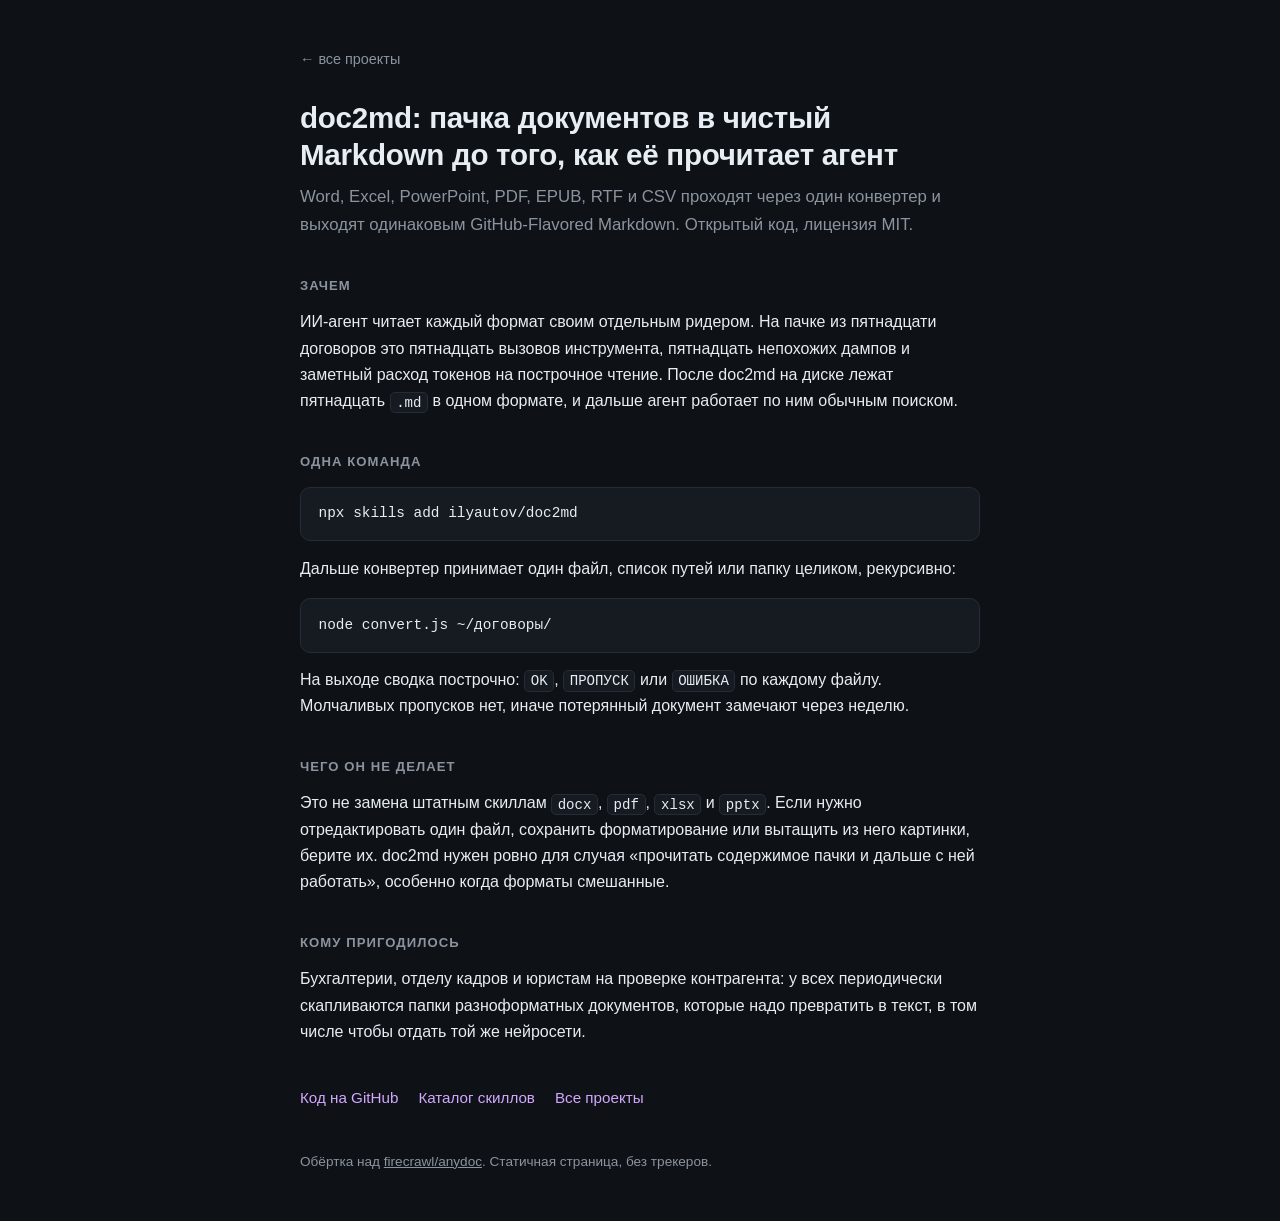
<file: doc2md/index.html>
<!DOCTYPE html>
<html lang="ru">
<head>
<meta charset="utf-8">
<meta name="viewport" content="width=device-width, initial-scale=1">
<title>doc2md: Word, Excel, PowerPoint и PDF в Markdown для ИИ-агента</title>
<meta name="description" content="Пакетно конвертирует docx, xlsx, pptx, pdf, epub, rtf и csv в чистый Markdown до того, как их прочитает агент. Одна папка, одна команда, единый формат на выходе. Открытый код, лицензия MIT.">
<link rel="canonical" href="https://ilyautov.github.io/doc2md/">
<meta property="og:type" content="website">
<meta property="og:title" content="doc2md: Word, Excel, PowerPoint и PDF в Markdown для ИИ-агента">
<meta property="og:description" content="Пачка разноформатных документов превращается в чистый Markdown одной командой. Открытый код, лицензия MIT.">
<meta property="og:url" content="https://ilyautov.github.io/doc2md/">
<meta property="og:locale" content="ru_RU">
<link rel="stylesheet" href="../style.css">
<script type="application/ld+json">
{
  "@context": "https://schema.org",
  "@type": "SoftwareApplication",
  "name": "doc2md",
  "alternateName": "doc2md: Word, Excel, PowerPoint и PDF в Markdown для ИИ-агента",
  "description": "Пакетно конвертирует docx, xlsx, pptx, pdf, epub, rtf и csv в чистый Markdown до того, как их прочитает агент. Одна папка, одна команда, единый формат на выходе. Открытый код, лицензия MIT.",
  "url": "https://ilyautov.github.io/doc2md/",
  "codeRepository": "https://github.com/ilyautov/doc2md",
  "applicationCategory": "DeveloperApplication",
  "operatingSystem": "macOS, Linux, Windows",
  "license": "https://opensource.org/licenses/MIT",
  "author": {
    "@type": "Person",
    "name": "Ilya Utov",
    "url": "https://github.com/ilyautov"
  },
  "offers": {
    "@type": "Offer",
    "price": "0",
    "priceCurrency": "USD"
  },
  "isPartOf": {
    "@type": "ItemList",
    "url": "https://ilyautov.github.io/"
  }
}
</script>
</head>
<body>
<main>
  <p class="up"><a href="/">← все проекты</a></p>

  <h1>doc2md: пачка документов в чистый Markdown до того, как её прочитает агент</h1>
  <p class="lead">Word, Excel, PowerPoint, PDF, EPUB, RTF и CSV проходят через один конвертер и выходят одинаковым GitHub-Flavored Markdown. Открытый код, лицензия MIT.</p>

  <h2>Зачем</h2>
  <p>ИИ-агент читает каждый формат своим отдельным ридером. На пачке из пятнадцати договоров это пятнадцать вызовов инструмента, пятнадцать непохожих дампов и заметный расход токенов на построчное чтение. После doc2md на диске лежат пятнадцать <code>.md</code> в одном формате, и дальше агент работает по ним обычным поиском.</p>

  <h2>Одна команда</h2>
  <pre><code>npx skills add ilyautov/doc2md</code></pre>
  <p>Дальше конвертер принимает один файл, список путей или папку целиком, рекурсивно:</p>
  <pre><code>node convert.js ~/договоры/</code></pre>
  <p>На выходе сводка построчно: <code>OK</code>, <code>ПРОПУСК</code> или <code>ОШИБКА</code> по каждому файлу. Молчаливых пропусков нет, иначе потерянный документ замечают через неделю.</p>

  <h2>Чего он не делает</h2>
  <p>Это не замена штатным скиллам <code>docx</code>, <code>pdf</code>, <code>xlsx</code> и <code>pptx</code>. Если нужно отредактировать один файл, сохранить форматирование или вытащить из него картинки, берите их. doc2md нужен ровно для случая «прочитать содержимое пачки и дальше с ней работать», особенно когда форматы смешанные.</p>

  <h2>Кому пригодилось</h2>
  <p>Бухгалтерии, отделу кадров и юристам на проверке контрагента: у всех периодически скапливаются папки разноформатных документов, которые надо превратить в текст, в том числе чтобы отдать той же нейросети.</p>

  <div class="links">
    <a href="https://github.com/ilyautov/doc2md">Код на GitHub</a>
    <a href="https://skills.sh/ilyautov/doc2md">Каталог скиллов</a>
    <a href="/">Все проекты</a>
  </div>
  <footer>Обёртка над <a href="https://github.com/firecrawl/anydoc" style="color:var(--muted)">firecrawl/anydoc</a>. Статичная страница, без трекеров.</footer>
</main>
</body>
</html>
</file>
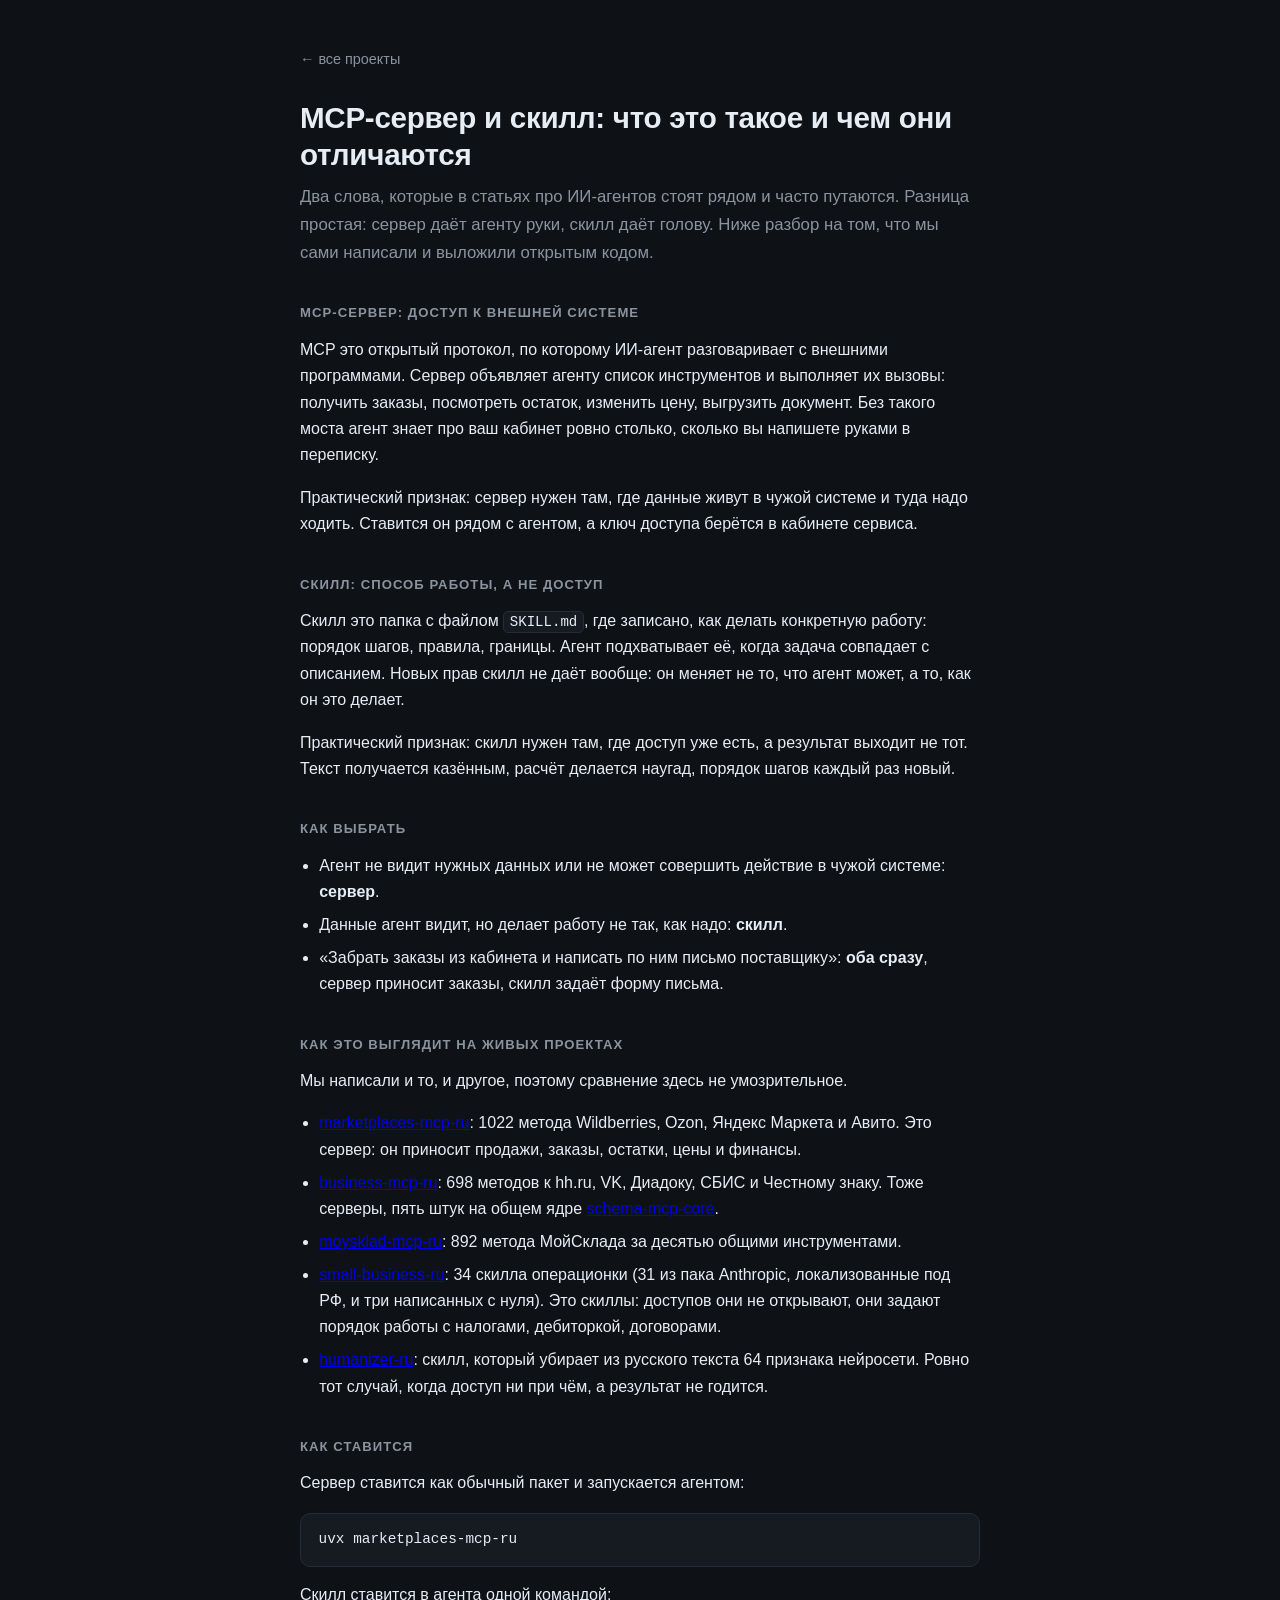
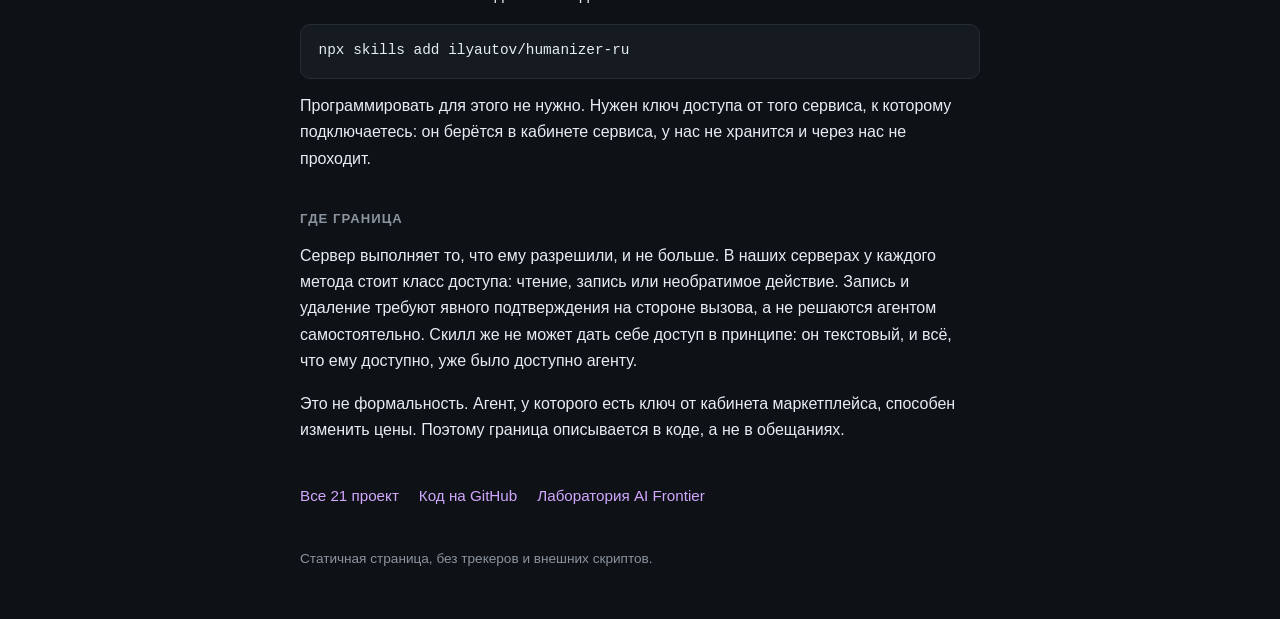
<file: mcp-i-skilly/index.html>
<!DOCTYPE html>
<html lang="ru">
<head>
<meta charset="utf-8">
<meta name="viewport" content="width=device-width, initial-scale=1">
<title>MCP-сервер и скилл: что это такое и чем они отличаются</title>
<meta name="description" content="MCP-сервер даёт агенту доступ к внешней системе, скилл даёт ему способ работы. Разбор на живых примерах: 12 серверов к российским сервисам и 34 скилла операционки. Что ставить в каком случае и где граница.">
<link rel="canonical" href="https://ilyautov.github.io/mcp-i-skilly/">
<meta property="og:type" content="article">
<meta property="og:title" content="MCP-сервер и скилл: что это такое и чем они отличаются">
<meta property="og:description" content="Сервер даёт агенту руки, скилл даёт голову. Разбор на живых примерах и правило выбора.">
<meta property="og:url" content="https://ilyautov.github.io/mcp-i-skilly/">
<meta property="og:locale" content="ru_RU">
<link rel="stylesheet" href="../style.css">
<script type="application/ld+json">
{
  "@context": "https://schema.org",
  "@type": "FAQPage",
  "url": "https://ilyautov.github.io/mcp-i-skilly/",
  "inLanguage": "ru",
  "mainEntity": [
    {
      "@type": "Question",
      "name": "Что такое MCP-сервер",
      "acceptedAnswer": {
        "@type": "Answer",
        "text": "Программа, которая подключает ИИ-агента к внешней системе по открытому протоколу Model Context Protocol. Она объявляет агенту список инструментов (получить заказы, изменить цену, выгрузить документ), а агент их вызывает. Ставится локально, запускается рядом с агентом и разговаривает с ним по stdio или по HTTP."
      }
    },
    {
      "@type": "Question",
      "name": "Что такое скилл для Claude",
      "acceptedAnswer": {
        "@type": "Answer",
        "text": "Папка с файлом SKILL.md, где описано, как делать конкретную работу: порядок шагов, правила, чего делать нельзя. Агент подхватывает её, когда задача подходит под описание. Новых доступов скилл не даёт, он меняет способ работы."
      }
    },
    {
      "@type": "Question",
      "name": "Что выбрать, сервер или скилл",
      "acceptedAnswer": {
        "@type": "Answer",
        "text": "Если агенту не хватает доступа к данным или к действию в чужой системе, нужен MCP-сервер. Если доступ есть, а результат получается не тот, нужен скилл. Задачи вроде «забрать заказы из кабинета и написать по ним письмо поставщику» требуют обоих сразу."
      }
    },
    {
      "@type": "Question",
      "name": "Нужно ли программировать, чтобы поставить MCP-сервер",
      "acceptedAnswer": {
        "@type": "Answer",
        "text": "Нет. Установка это одна команда и ключ доступа от того сервиса, к которому подключаетесь. Ключ берётся в кабинете самого сервиса, у нас он не хранится и через нас не проходит."
      }
    }
  ]
}
</script>
</head>
<body>
<main>
  <p class="up"><a href="/">← все проекты</a></p>

  <h1>MCP-сервер и скилл: что это такое и чем они отличаются</h1>
  <p class="lead">Два слова, которые в статьях про ИИ-агентов стоят рядом и часто путаются. Разница простая: сервер даёт агенту руки, скилл даёт голову. Ниже разбор на том, что мы сами написали и выложили открытым кодом.</p>

  <h2>MCP-сервер: доступ к внешней системе</h2>
  <p>MCP это открытый протокол, по которому ИИ-агент разговаривает с внешними программами. Сервер объявляет агенту список инструментов и выполняет их вызовы: получить заказы, посмотреть остаток, изменить цену, выгрузить документ. Без такого моста агент знает про ваш кабинет ровно столько, сколько вы напишете руками в переписку.</p>
  <p>Практический признак: сервер нужен там, где данные живут в чужой системе и туда надо ходить. Ставится он рядом с агентом, а ключ доступа берётся в кабинете сервиса.</p>

  <h2>Скилл: способ работы, а не доступ</h2>
  <p>Скилл это папка с файлом <code>SKILL.md</code>, где записано, как делать конкретную работу: порядок шагов, правила, границы. Агент подхватывает её, когда задача совпадает с описанием. Новых прав скилл не даёт вообще: он меняет не то, что агент может, а то, как он это делает.</p>
  <p>Практический признак: скилл нужен там, где доступ уже есть, а результат выходит не тот. Текст получается казённым, расчёт делается наугад, порядок шагов каждый раз новый.</p>

  <h2>Как выбрать</h2>
  <ul>
    <li>Агент не видит нужных данных или не может совершить действие в чужой системе: <strong>сервер</strong>.</li>
    <li>Данные агент видит, но делает работу не так, как надо: <strong>скилл</strong>.</li>
    <li>«Забрать заказы из кабинета и написать по ним письмо поставщику»: <strong>оба сразу</strong>, сервер приносит заказы, скилл задаёт форму письма.</li>
  </ul>

  <h2>Как это выглядит на живых проектах</h2>
  <p>Мы написали и то, и другое, поэтому сравнение здесь не умозрительное.</p>
  <ul>
    <li><a href="https://marketplaces-mcp-ru.aifrontier.tech/">marketplaces-mcp-ru</a>: 1022 метода Wildberries, Ozon, Яндекс Маркета и Авито. Это сервер: он приносит продажи, заказы, остатки, цены и финансы.</li>
    <li><a href="https://business-mcp-ru.aifrontier.tech/">business-mcp-ru</a>: 698 методов к hh.ru, VK, Диадоку, СБИС и Честному знаку. Тоже серверы, пять штук на общем ядре <a href="/schema-mcp-core/">schema-mcp-core</a>.</li>
    <li><a href="https://moysklad-mcp-ru.aifrontier.tech/">moysklad-mcp-ru</a>: 892 метода МойСклада за десятью общими инструментами.</li>
    <li><a href="https://small-business-ru.aifrontier.tech/">small-business-ru</a>: 34 скилла операционки (31 из пака Anthropic, локализованные под РФ, и три написанных с нуля). Это скиллы: доступов они не открывают, они задают порядок работы с налогами, дебиторкой, договорами.</li>
    <li><a href="https://humanizer-ru.aifrontier.tech/">humanizer-ru</a>: скилл, который убирает из русского текста 64 признака нейросети. Ровно тот случай, когда доступ ни при чём, а результат не годится.</li>
  </ul>

  <h2>Как ставится</h2>
  <p>Сервер ставится как обычный пакет и запускается агентом:</p>
  <pre><code>uvx marketplaces-mcp-ru</code></pre>
  <p>Скилл ставится в агента одной командой:</p>
  <pre><code>npx skills add ilyautov/humanizer-ru</code></pre>
  <p>Программировать для этого не нужно. Нужен ключ доступа от того сервиса, к которому подключаетесь: он берётся в кабинете сервиса, у нас не хранится и через нас не проходит.</p>

  <h2>Где граница</h2>
  <p>Сервер выполняет то, что ему разрешили, и не больше. В наших серверах у каждого метода стоит класс доступа: чтение, запись или необратимое действие. Запись и удаление требуют явного подтверждения на стороне вызова, а не решаются агентом самостоятельно. Скилл же не может дать себе доступ в принципе: он текстовый, и всё, что ему доступно, уже было доступно агенту.</p>
  <p>Это не формальность. Агент, у которого есть ключ от кабинета маркетплейса, способен изменить цены. Поэтому граница описывается в коде, а не в обещаниях.</p>

  <div class="links">
    <a href="/">Все 21 проект</a>
    <a href="https://github.com/ilyautov">Код на GitHub</a>
    <a href="https://aifrontier.tech">Лаборатория AI Frontier</a>
  </div>
  <footer>Статичная страница, без трекеров и внешних скриптов.</footer>
</main>
</body>
</html>
</file>
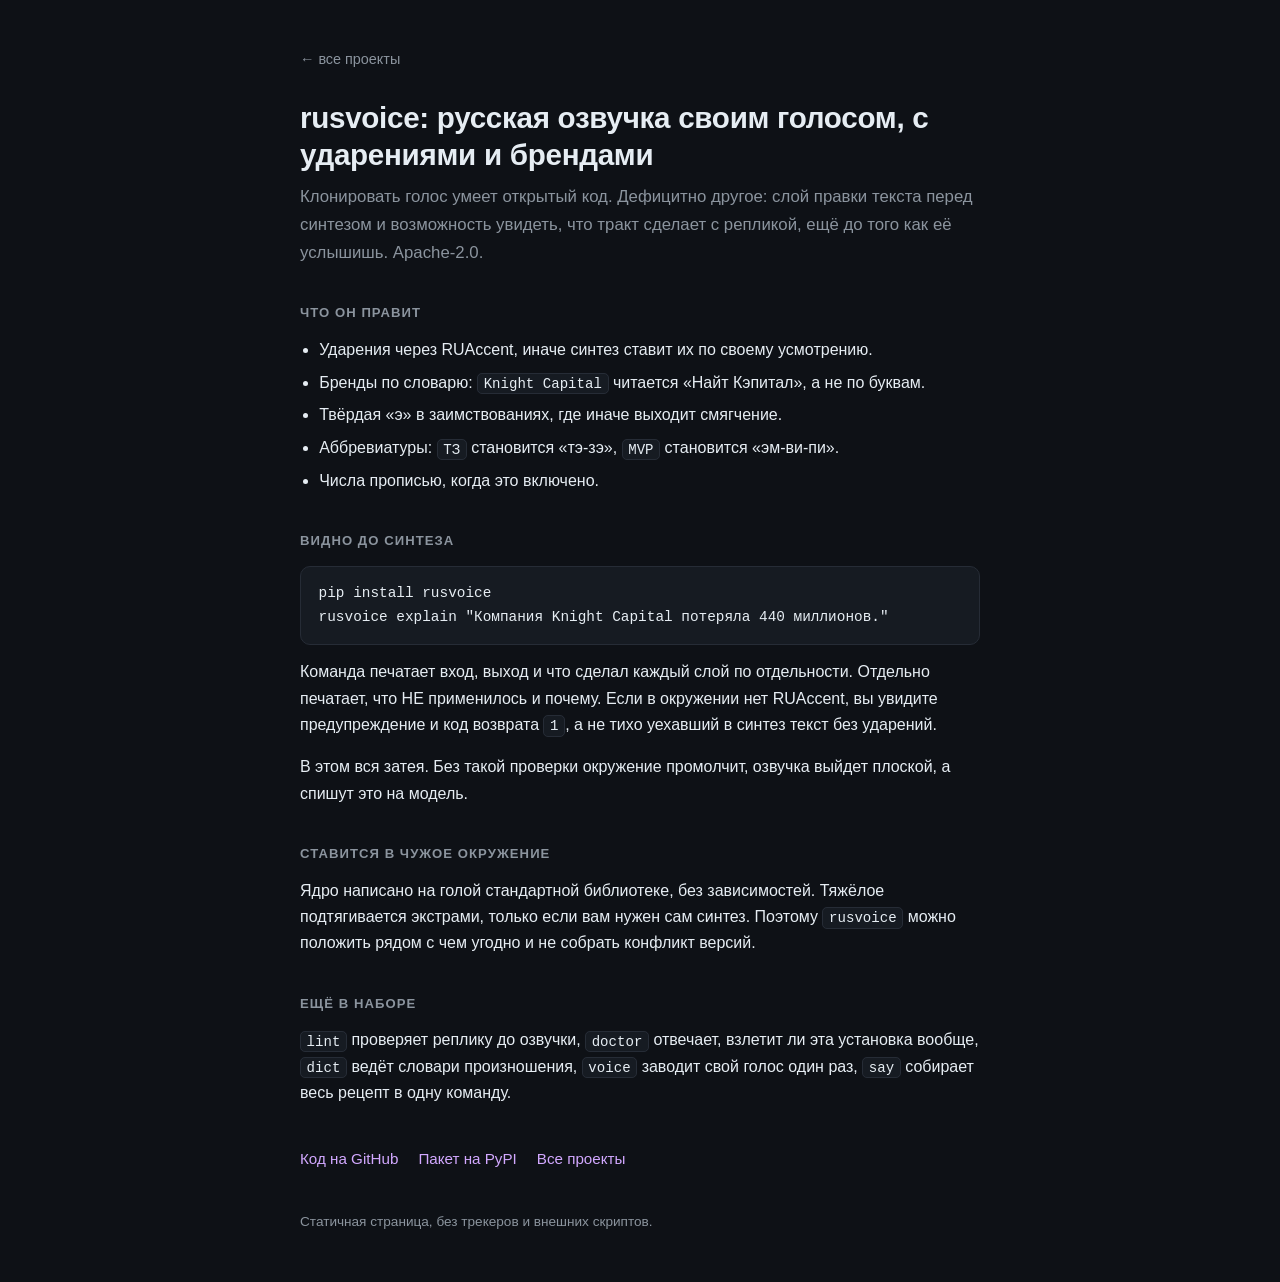
<file: rusvoice/index.html>
<!DOCTYPE html>
<html lang="ru">
<head>
<meta charset="utf-8">
<meta name="viewport" content="width=device-width, initial-scale=1">
<title>rusvoice: ударения, бренды и аббревиатуры до синтеза речи</title>
<meta name="description" content="Слой правки русского текста перед озвучкой: ударения, словарь брендов, твёрдая «э» в заимствованиях, аббревиатуры по буквам, числа прописью. Показывает, что получится, до синтеза. Открытый код, Apache-2.0.">
<link rel="canonical" href="https://ilyautov.github.io/rusvoice/">
<meta property="og:type" content="website">
<meta property="og:title" content="rusvoice: ударения, бренды и аббревиатуры до синтеза речи">
<meta property="og:description" content="Русская озвучка своим голосом. Видно, что тракт сделает с репликой, ещё до того как её услышишь.">
<meta property="og:url" content="https://ilyautov.github.io/rusvoice/">
<meta property="og:locale" content="ru_RU">
<link rel="stylesheet" href="../style.css">
<script type="application/ld+json">
{
  "@context": "https://schema.org",
  "@type": "SoftwareApplication",
  "name": "rusvoice",
  "alternateName": "rusvoice: ударения, бренды и аббревиатуры до синтеза речи",
  "description": "Слой правки русского текста перед озвучкой: ударения, словарь брендов, твёрдая «э» в заимствованиях, аббревиатуры по буквам, числа прописью. Показывает, что получится, до синтеза. Открытый код, Apache-2.0.",
  "url": "https://ilyautov.github.io/rusvoice/",
  "codeRepository": "https://github.com/ilyautov/rusvoice",
  "applicationCategory": "DeveloperApplication",
  "operatingSystem": "macOS, Linux, Windows",
  "license": "https://www.apache.org/licenses/LICENSE-2.0",
  "author": {
    "@type": "Person",
    "name": "Ilya Utov",
    "url": "https://github.com/ilyautov"
  },
  "offers": {
    "@type": "Offer",
    "price": "0",
    "priceCurrency": "USD"
  },
  "isPartOf": {
    "@type": "ItemList",
    "url": "https://ilyautov.github.io/"
  }
}
</script>
</head>
<body>
<main>
  <p class="up"><a href="/">← все проекты</a></p>

  <h1>rusvoice: русская озвучка своим голосом, с ударениями и брендами</h1>
  <p class="lead">Клонировать голос умеет открытый код. Дефицитно другое: слой правки текста перед синтезом и возможность увидеть, что тракт сделает с репликой, ещё до того как её услышишь. Apache-2.0.</p>

  <h2>Что он правит</h2>
  <ul>
    <li>Ударения через RUAccent, иначе синтез ставит их по своему усмотрению.</li>
    <li>Бренды по словарю: <code>Knight Capital</code> читается «Найт Кэпитал», а не по буквам.</li>
    <li>Твёрдая «э» в заимствованиях, где иначе выходит смягчение.</li>
    <li>Аббревиатуры: <code>ТЗ</code> становится «тэ-зэ», <code>MVP</code> становится «эм-ви-пи».</li>
    <li>Числа прописью, когда это включено.</li>
  </ul>

  <h2>Видно до синтеза</h2>
  <pre><code>pip install rusvoice
rusvoice explain "Компания Knight Capital потеряла 440 миллионов."</code></pre>
  <p>Команда печатает вход, выход и что сделал каждый слой по отдельности. Отдельно печатает, что НЕ применилось и почему. Если в окружении нет RUAccent, вы увидите предупреждение и код возврата <code>1</code>, а не тихо уехавший в синтез текст без ударений.</p>
  <p>В этом вся затея. Без такой проверки окружение промолчит, озвучка выйдет плоской, а спишут это на модель.</p>

  <h2>Ставится в чужое окружение</h2>
  <p>Ядро написано на голой стандартной библиотеке, без зависимостей. Тяжёлое подтягивается экстрами, только если вам нужен сам синтез. Поэтому <code>rusvoice</code> можно положить рядом с чем угодно и не собрать конфликт версий.</p>

  <h2>Ещё в наборе</h2>
  <p><code>lint</code> проверяет реплику до озвучки, <code>doctor</code> отвечает, взлетит ли эта установка вообще, <code>dict</code> ведёт словари произношения, <code>voice</code> заводит свой голос один раз, <code>say</code> собирает весь рецепт в одну команду.</p>

  <div class="links">
    <a href="https://github.com/ilyautov/rusvoice">Код на GitHub</a>
    <a href="https://pypi.org/project/rusvoice/">Пакет на PyPI</a>
    <a href="/">Все проекты</a>
  </div>
  <footer>Статичная страница, без трекеров и внешних скриптов.</footer>
</main>
</body>
</html>
</file>
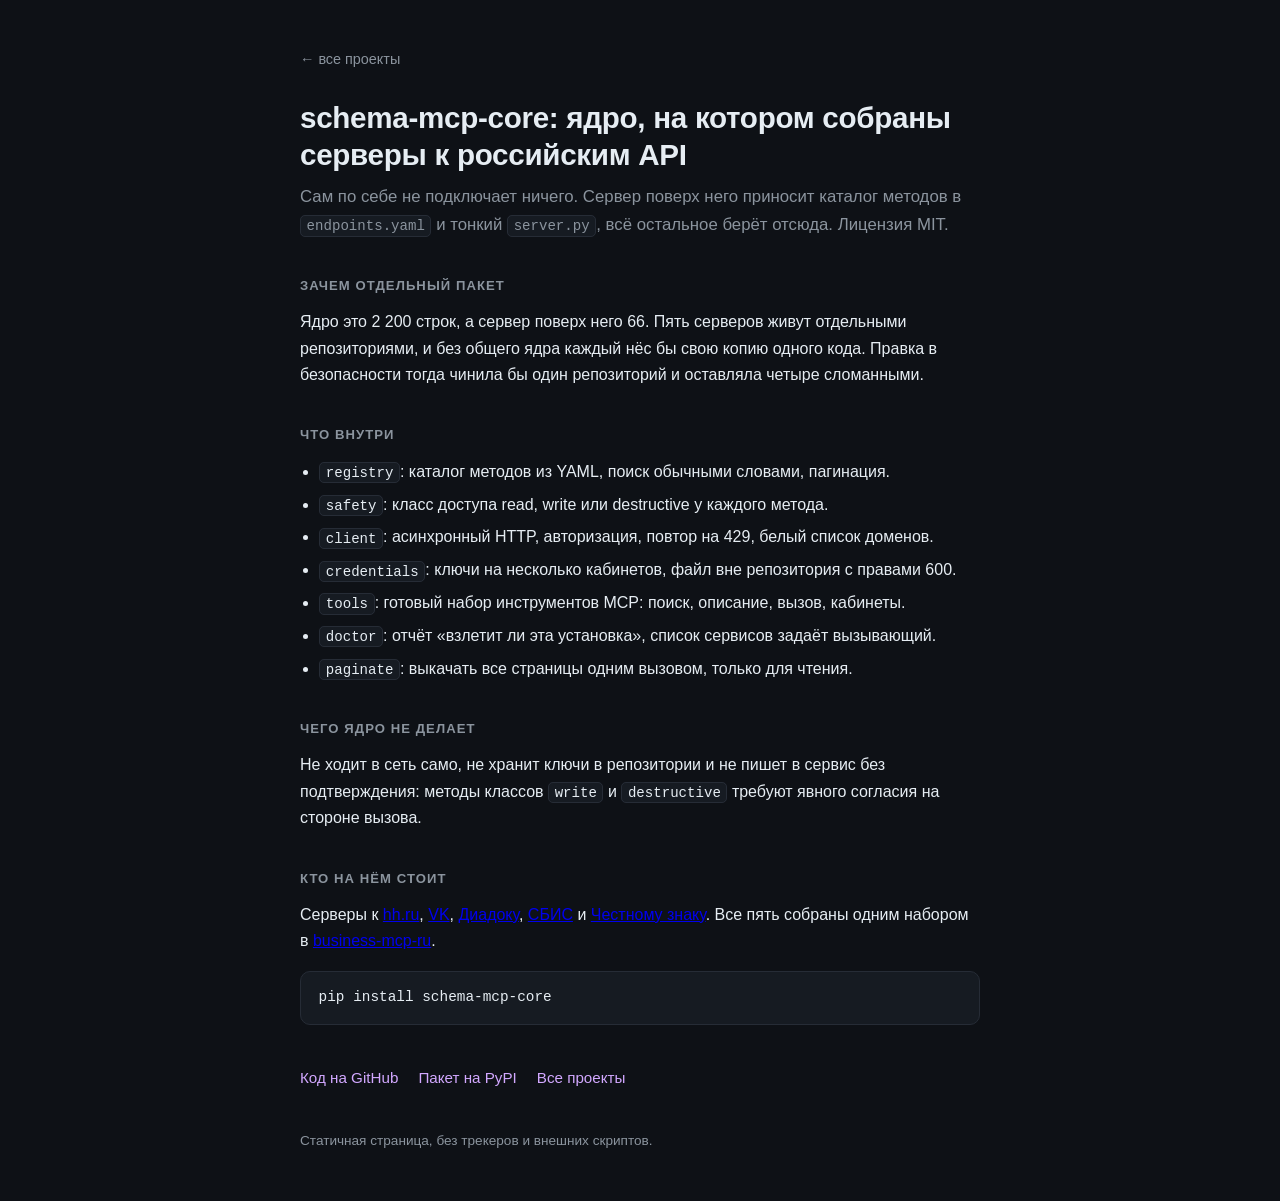
<file: schema-mcp-core/index.html>
<!DOCTYPE html>
<html lang="ru">
<head>
<meta charset="utf-8">
<meta name="viewport" content="width=device-width, initial-scale=1">
<title>schema-mcp-core: ядро MCP-серверов над российскими деловыми API</title>
<meta name="description" content="Каталог методов из YAML, классы доступа read/write/destructive, асинхронный HTTP-клиент, ключи на несколько кабинетов. На этом ядре собраны серверы к hh.ru, VK, Диадоку, СБИС и Честному знаку. MIT.">
<link rel="canonical" href="https://ilyautov.github.io/schema-mcp-core/">
<meta property="og:type" content="website">
<meta property="og:title" content="schema-mcp-core: ядро MCP-серверов над российскими деловыми API">
<meta property="og:description" content="Сервер приносит каталог методов и тонкий server.py, всё остальное берёт отсюда.">
<meta property="og:url" content="https://ilyautov.github.io/schema-mcp-core/">
<meta property="og:locale" content="ru_RU">
<link rel="stylesheet" href="../style.css">
<script type="application/ld+json">
{
  "@context": "https://schema.org",
  "@type": "SoftwareApplication",
  "name": "schema-mcp-core",
  "alternateName": "schema-mcp-core: ядро MCP-серверов над российскими деловыми API",
  "description": "Каталог методов из YAML, классы доступа read/write/destructive, асинхронный HTTP-клиент, ключи на несколько кабинетов. На этом ядре собраны серверы к hh.ru, VK, Диадоку, СБИС и Честному знаку. MIT.",
  "url": "https://ilyautov.github.io/schema-mcp-core/",
  "codeRepository": "https://github.com/ilyautov/schema-mcp-core",
  "applicationCategory": "DeveloperApplication",
  "operatingSystem": "macOS, Linux, Windows",
  "license": "https://opensource.org/licenses/MIT",
  "author": {
    "@type": "Person",
    "name": "Ilya Utov",
    "url": "https://github.com/ilyautov"
  },
  "offers": {
    "@type": "Offer",
    "price": "0",
    "priceCurrency": "USD"
  },
  "isPartOf": {
    "@type": "ItemList",
    "url": "https://ilyautov.github.io/"
  }
}
</script>
</head>
<body>
<main>
  <p class="up"><a href="/">← все проекты</a></p>

  <h1>schema-mcp-core: ядро, на котором собраны серверы к российским API</h1>
  <p class="lead">Сам по себе не подключает ничего. Сервер поверх него приносит каталог методов в <code>endpoints.yaml</code> и тонкий <code>server.py</code>, всё остальное берёт отсюда. Лицензия MIT.</p>

  <h2>Зачем отдельный пакет</h2>
  <p>Ядро это 2 200 строк, а сервер поверх него 66. Пять серверов живут отдельными репозиториями, и без общего ядра каждый нёс бы свою копию одного кода. Правка в безопасности тогда чинила бы один репозиторий и оставляла четыре сломанными.</p>

  <h2>Что внутри</h2>
  <ul>
    <li><code>registry</code>: каталог методов из YAML, поиск обычными словами, пагинация.</li>
    <li><code>safety</code>: класс доступа read, write или destructive у каждого метода.</li>
    <li><code>client</code>: асинхронный HTTP, авторизация, повтор на 429, белый список доменов.</li>
    <li><code>credentials</code>: ключи на несколько кабинетов, файл вне репозитория с правами 600.</li>
    <li><code>tools</code>: готовый набор инструментов MCP: поиск, описание, вызов, кабинеты.</li>
    <li><code>doctor</code>: отчёт «взлетит ли эта установка», список сервисов задаёт вызывающий.</li>
    <li><code>paginate</code>: выкачать все страницы одним вызовом, только для чтения.</li>
  </ul>

  <h2>Чего ядро не делает</h2>
  <p>Не ходит в сеть само, не хранит ключи в репозитории и не пишет в сервис без подтверждения: методы классов <code>write</code> и <code>destructive</code> требуют явного согласия на стороне вызова.</p>

  <h2>Кто на нём стоит</h2>
  <p>Серверы к <a href="https://github.com/ilyautov/hh-mcp-ru">hh.ru</a>, <a href="https://github.com/ilyautov/vk-mcp-ru">VK</a>, <a href="https://github.com/ilyautov/diadoc-mcp-ru">Диадоку</a>, <a href="https://github.com/ilyautov/sbis-mcp-ru">СБИС</a> и <a href="https://github.com/ilyautov/chestny-znak-mcp-ru">Честному знаку</a>. Все пять собраны одним набором в <a href="https://business-mcp-ru.aifrontier.tech/">business-mcp-ru</a>.</p>

  <pre><code>pip install schema-mcp-core</code></pre>

  <div class="links">
    <a href="https://github.com/ilyautov/schema-mcp-core">Код на GitHub</a>
    <a href="https://pypi.org/project/schema-mcp-core/">Пакет на PyPI</a>
    <a href="/">Все проекты</a>
  </div>
  <footer>Статичная страница, без трекеров и внешних скриптов.</footer>
</main>
</body>
</html>
</file>
<file: style.css>
:root {
  --bg: #0e1116; --card: #161b22; --border: #262c36;
  --text: #e6edf3; --muted: #8b949e; --accent: #d2a8ff; --accent-hover: #e6ccff;
}
* { box-sizing: border-box; }
body {
  margin: 0; min-height: 100vh; display: flex; justify-content: center;
  padding: 3rem 1.25rem; background: var(--bg); color: var(--text);
  font: 16px/1.65 -apple-system, BlinkMacSystemFont, "Segoe UI", Roboto, Helvetica, Arial, sans-serif;
}
main { width: 100%; max-width: 680px; }
.up { font-size: .9rem; margin: 0 0 1.75rem; }
.up a { color: var(--muted); text-decoration: none; }
.up a:hover { color: var(--accent); text-decoration: underline; }
h1 { font-size: 1.85rem; line-height: 1.25; margin: 0 0 .6rem; letter-spacing: -.01em; }
.lead { color: var(--muted); font-size: 1.05rem; margin: 0 0 2rem; }
h2 { font-size: .82rem; font-weight: 600; text-transform: uppercase; letter-spacing: .08em;
     color: var(--muted); margin: 2.25rem 0 .8rem; }
p { margin: 0 0 1rem; }
ul { margin: 0 0 1rem; padding-left: 1.2rem; }
li { margin-bottom: .4rem; }
pre { background: var(--card); border: 1px solid var(--border); border-radius: 10px;
      padding: .9rem 1.1rem; overflow-x: auto; font-size: .9rem; }
code { font-family: ui-monospace, SFMono-Regular, Menlo, Consolas, monospace; }
p code, li code { background: var(--card); border: 1px solid var(--border);
                  border-radius: 5px; padding: .1rem .35rem; font-size: .88rem; }
.links { display: flex; gap: 1.25rem; flex-wrap: wrap; font-size: .95rem; margin-top: 2.5rem; }
.links a { color: var(--accent); text-decoration: none; }
.links a:hover { color: var(--accent-hover); text-decoration: underline; }
footer { margin-top: 2.5rem; color: var(--muted); font-size: .85rem; }
</file>
